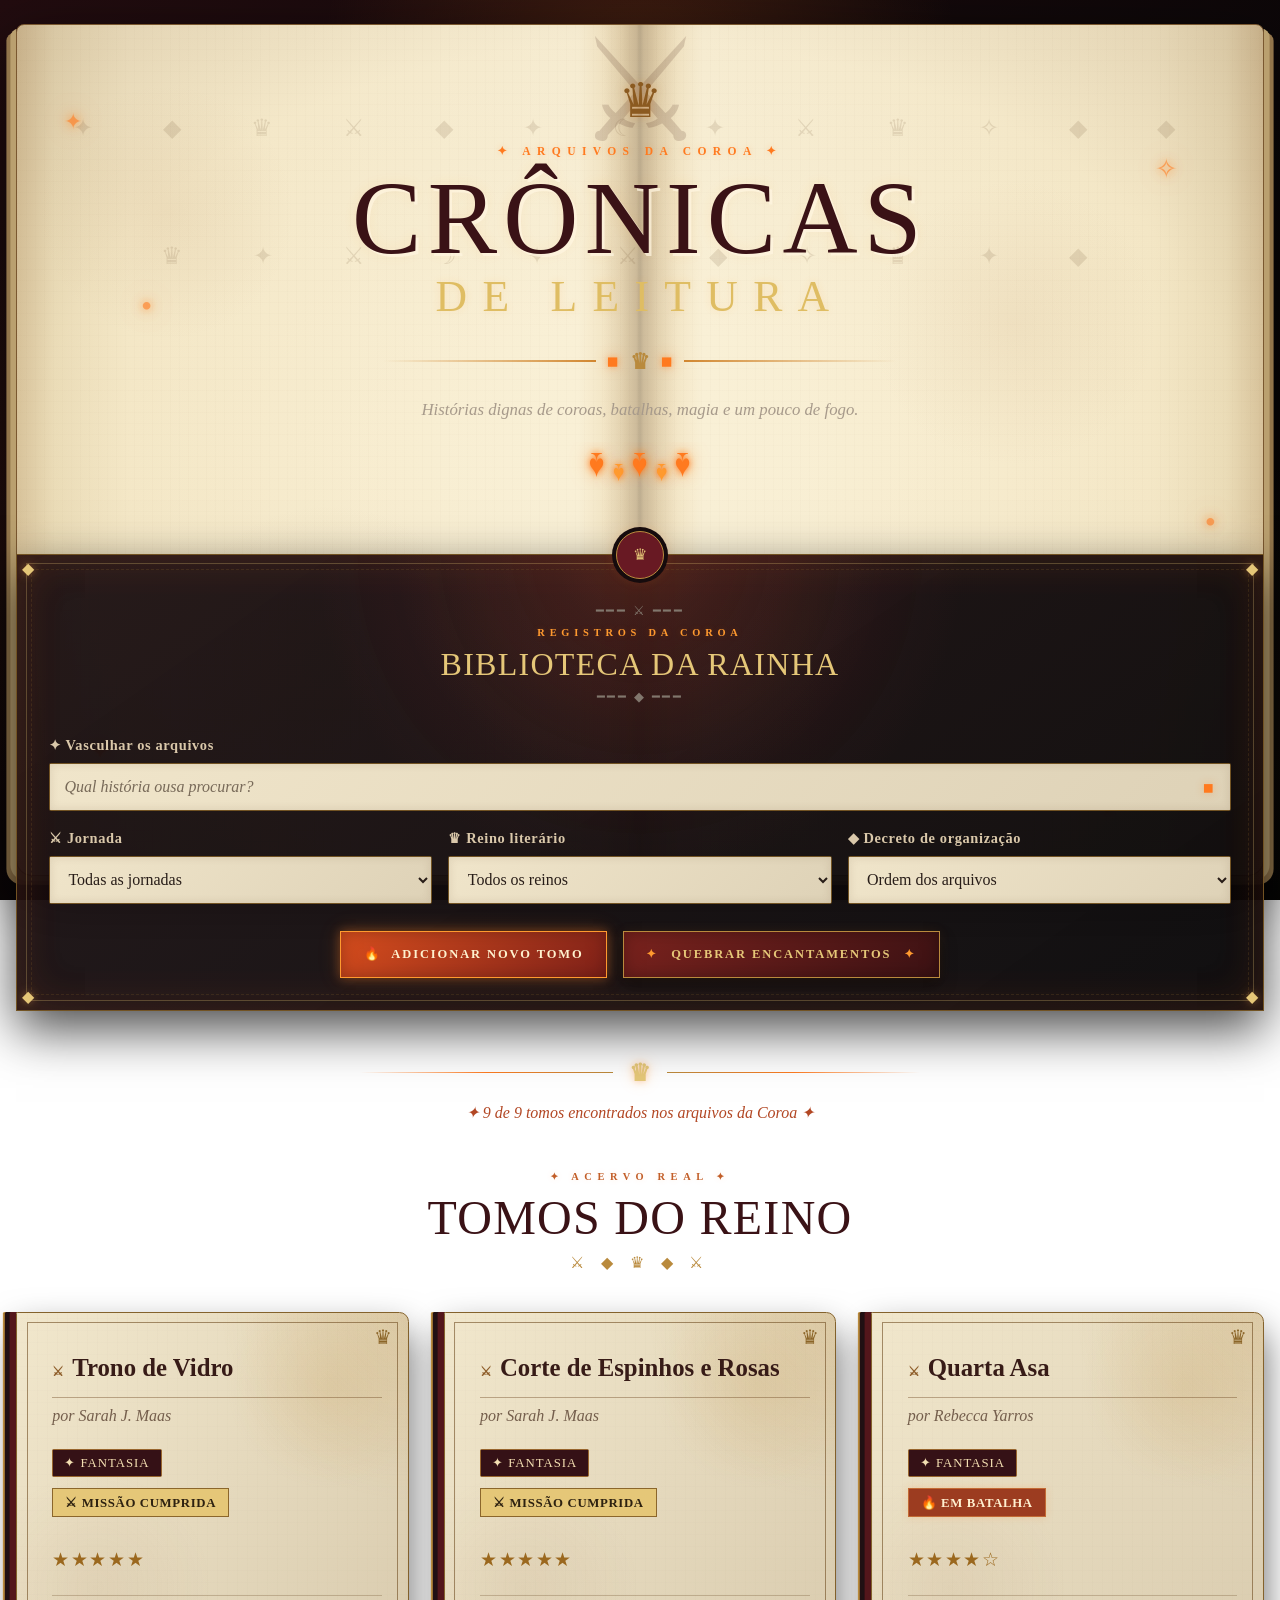
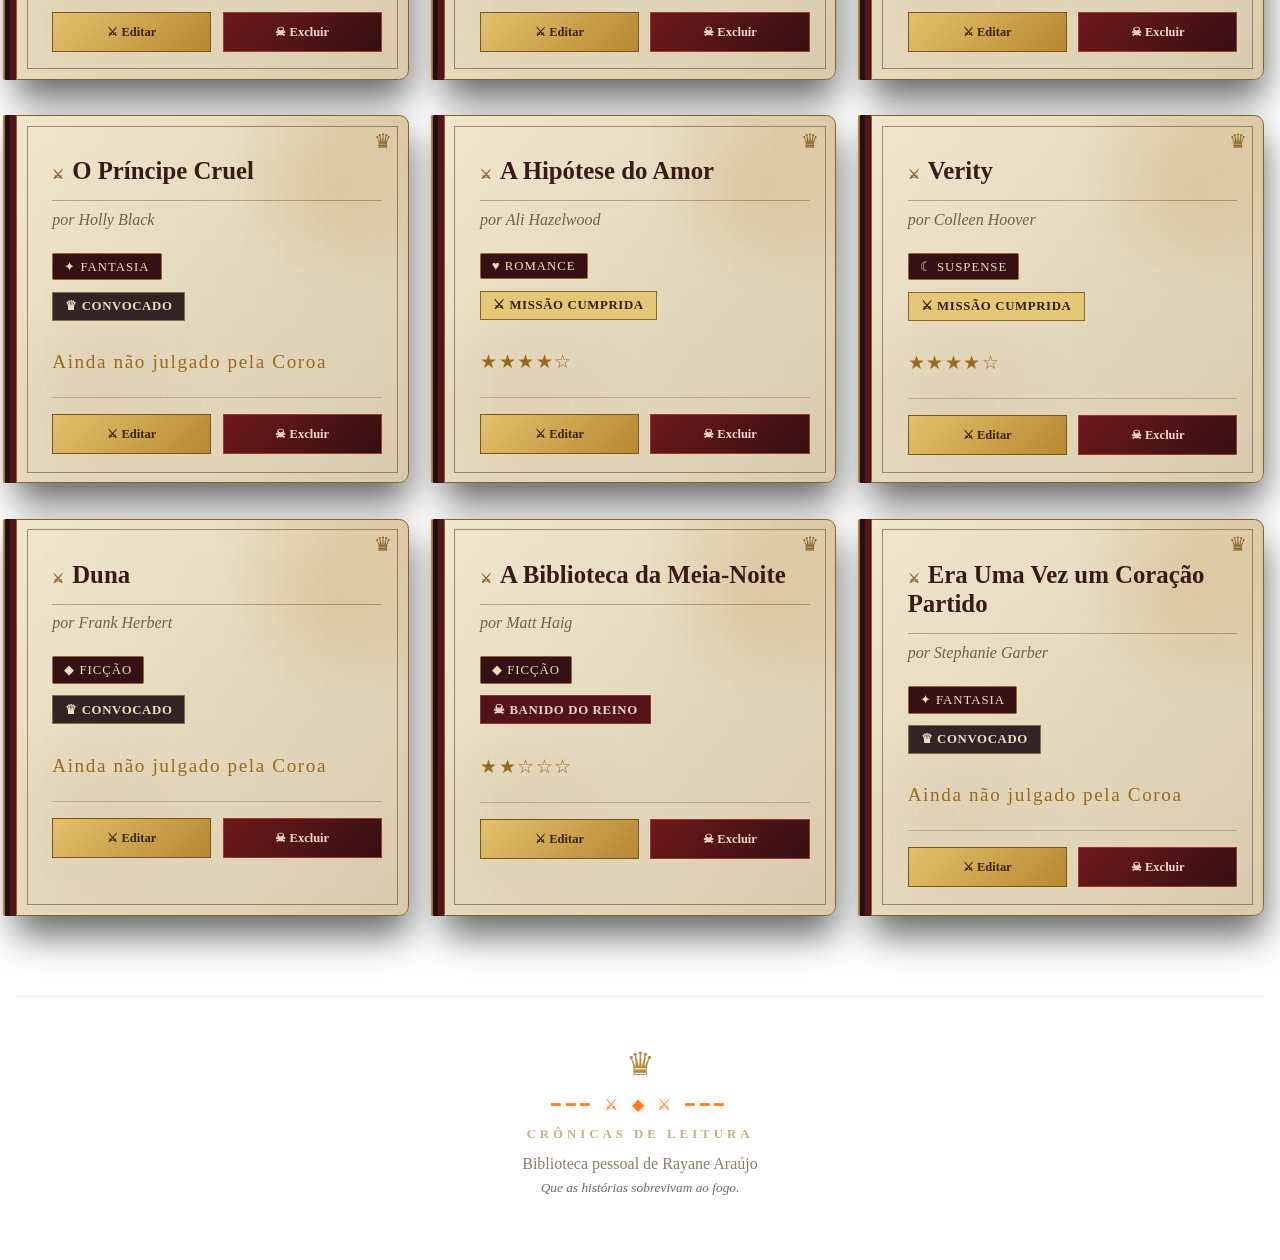
<file: E-Extra/index.html>
<!DOCTYPE html>
<html lang="pt-BR">

<head>
    <meta charset="UTF-8">

    <meta
        name="viewport"
        content="width=device-width, initial-scale=1.0"
    >

    <title>Crônicas de Leitura</title>

    <link
        rel="stylesheet"
        href="./style.css"
    >
</head>

<body>

    <!-- FAÍSCAS -->

    <div class="faiscas" aria-hidden="true">
        <span>✦</span>
        <span>•</span>
        <span>✧</span>
        <span>•</span>
        <span>✦</span>
        <span>•</span>
    </div>


    <!-- CABEÇALHO -->

    <header class="cabecalho">

        <div class="armas" aria-hidden="true">
            ⚔
        </div>

        <div class="coroa" aria-hidden="true">
            ♛
        </div>

        <p class="nome-reino">
            ✦ ARQUIVOS DA COROA ✦
        </p>

        <h1>
            Crônicas

            <span>
                de Leitura
            </span>
        </h1>


        <div class="ornamento-principal">

            <span></span>

            <b>◆</b>

            <strong>♛</strong>

            <b>◆</b>

            <span></span>

        </div>


        <p class="subtitulo">
            Histórias dignas de coroas, batalhas,
            magia e um pouco de fogo.
        </p>


        <div class="chamas" aria-hidden="true">
            <span>♠</span>
            <span>♠</span>
            <span>♠</span>
            <span>♠</span>
            <span>♠</span>
        </div>

    </header>


    <main>

        <!-- PAINEL -->

        <section class="painel">

            <div class="canto superior-esquerdo">
                ◆
            </div>

            <div class="canto superior-direito">
                ◆
            </div>

            <div class="canto inferior-esquerdo">
                ◆
            </div>

            <div class="canto inferior-direito">
                ◆
            </div>


            <div class="selo-painel">
                ♛
            </div>


            <div class="titulo-painel">

                <div class="espada-linha">
                    ━━━ ⚔ ━━━
                </div>

                <p>
                    REGISTROS DA COROA
                </p>

                <h2>
                    Biblioteca da Rainha
                </h2>

                <div class="espada-linha">
                    ━━━ ◆ ━━━
                </div>

            </div>


            <!-- BUSCA -->

            <div class="campo campo-busca">

                <label for="busca">
                    ✦ Vasculhar os arquivos
                </label>


                <div class="input-moldura">

                    <input
                        type="search"
                        id="busca"
                        placeholder="Qual história ousa procurar?"
                    >

                    <span>
                        ◆
                    </span>

                </div>

            </div>


            <!-- FILTROS -->

            <div class="grupo-filtros">

                <div class="campo">

                    <label for="status">
                        ⚔ Jornada
                    </label>

                    <select id="status">

                        <option value="todos">
                            Todas as jornadas
                        </option>

                        <option value="quero-ler">
                            Convocado para leitura
                        </option>

                        <option value="lendo">
                            Em batalha
                        </option>

                        <option value="lido">
                            Missão cumprida
                        </option>

                        <option value="abandonado">
                            Banido do reino
                        </option>

                    </select>

                </div>


                <div class="campo">

                    <label for="genero">
                        ♛ Reino literário
                    </label>

                    <select id="genero">

                        <option value="todos">
                            Todos os reinos
                        </option>

                        <option value="fantasia">
                            Fantasia
                        </option>

                        <option value="romance">
                            Romance
                        </option>

                        <option value="suspense">
                            Suspense
                        </option>

                        <option value="ficcao">
                            Ficção
                        </option>

                    </select>

                </div>


                <div class="campo">

                    <label for="ordenacao">
                        ◆ Decreto de organização
                    </label>

                    <select id="ordenacao">

                        <option value="padrao">
                            Ordem dos arquivos
                        </option>

                        <option value="melhor-nota">
                            Favoritos da Coroa
                        </option>

                        <option value="menor-nota">
                            Menores avaliações
                        </option>

                        <option value="titulo">
                            Ordem alfabética
                        </option>

                    </select>

                </div>

            </div>


            <!-- BOTÕES DO PAINEL -->

            <div class="botoes-painel">

                <button
                    type="button"
                    id="adicionar"
                >
                    <span>🔥</span>

                    ADICIONAR NOVO TOMO
                </button>


                <button
                    type="button"
                    id="limpar"
                >
                    <span>✦</span>

                    QUEBRAR ENCANTAMENTOS

                    <span>✦</span>
                </button>

            </div>

        </section>


        <!-- FORMULÁRIO -->

        <section
            id="area-formulario"
            class="area-formulario escondido"
        >

            <div class="pergaminho-formulario">

                <div class="simbolo-formulario">
                    ♛
                </div>


                <p class="formulario-legenda">
                    ✦ DECRETO DOS ARQUIVOS ✦
                </p>


                <h2 id="titulo-formulario">
                    Registrar Novo Tomo
                </h2>


                <p class="descricao-formulario">
                    Registre uma nova história nos arquivos da Coroa.
                </p>


                <form id="formulario-livro">

                    <input
                        type="hidden"
                        id="livro-id"
                    >


                    <div class="campo-formulario">

                        <label for="titulo-livro">
                            ⚔ Título do tomo
                        </label>

                        <input
                            type="text"
                            id="titulo-livro"
                            placeholder="Digite o título"
                            required
                        >

                    </div>


                    <div class="campo-formulario">

                        <label for="autor-livro">
                            ♛ Autor
                        </label>

                        <input
                            type="text"
                            id="autor-livro"
                            placeholder="Digite o autor"
                            required
                        >

                    </div>


                    <div class="campos-formulario-linha">

                        <div class="campo-formulario">

                            <label for="genero-livro">
                                ◆ Reino literário
                            </label>

                            <select
                                id="genero-livro"
                                required
                            >

                                <option value="fantasia">
                                    Fantasia
                                </option>

                                <option value="romance">
                                    Romance
                                </option>

                                <option value="suspense">
                                    Suspense
                                </option>

                                <option value="ficcao">
                                    Ficção
                                </option>

                            </select>

                        </div>


                        <div class="campo-formulario">

                            <label for="status-livro">
                                ⚔ Jornada
                            </label>

                            <select
                                id="status-livro"
                                required
                            >

                                <option value="quero-ler">
                                    Convocado para leitura
                                </option>

                                <option value="lendo">
                                    Em batalha
                                </option>

                                <option value="lido">
                                    Missão cumprida
                                </option>

                                <option value="abandonado">
                                    Banido do reino
                                </option>

                            </select>

                        </div>


                        <div class="campo-formulario">

                            <label for="nota-livro">
                                ★ Julgamento da Coroa
                            </label>

                            <select
                                id="nota-livro"
                                required
                            >

                                <option value="0">
                                    Sem avaliação
                                </option>

                                <option value="1">
                                    ★
                                </option>

                                <option value="2">
                                    ★★
                                </option>

                                <option value="3">
                                    ★★★
                                </option>

                                <option value="4">
                                    ★★★★
                                </option>

                                <option value="5">
                                    ★★★★★
                                </option>

                            </select>

                        </div>

                    </div>


                    <div class="botoes-formulario">

                        <button
                            type="submit"
                            id="salvar-livro"
                        >
                            ♛ SELAR REGISTRO
                        </button>


                        <button
                            type="button"
                            id="cancelar"
                        >
                            ✕ CANCELAR
                        </button>

                    </div>

                </form>

            </div>

        </section>


        <!-- DIVISÓRIA -->

        <div class="divisoria-fogo">

            <span></span>

            <b>♛</b>

            <span></span>

        </div>


        <!-- MENSAGEM -->

        <div
            id="mensagem"
            role="status"
            aria-live="polite"
        >
            As portas do reino estão se abrindo...
        </div>


        <!-- BIBLIOTECA -->

        <section class="area-biblioteca">

            <div class="titulo-estante">

                <p>
                    ✦ ACERVO REAL ✦
                </p>

                <h2>
                    Tomos do Reino
                </h2>

                <div class="mini-ornamento">
                    ⚔ ◆ ♛ ◆ ⚔
                </div>

            </div>


            <section
                id="biblioteca"
                class="biblioteca"
                aria-label="Livros da biblioteca"
            >
            </section>

        </section>

    </main>


    <!-- RODAPÉ -->

    <footer>

        <div class="footer-coroa">
            ♛
        </div>

        <div class="footer-linha">
            ━━━ ⚔ ◆ ⚔ ━━━
        </div>

        <strong>
            CRÔNICAS DE LEITURA
        </strong>

        <p>
            Biblioteca pessoal de Rayane Araújo
        </p>

        <small>
            Que as histórias sobrevivam ao fogo.
        </small>

    </footer>


    <script
        type="module"
        src="./js/main.js"
    ></script>

</body>

</html>
</file>
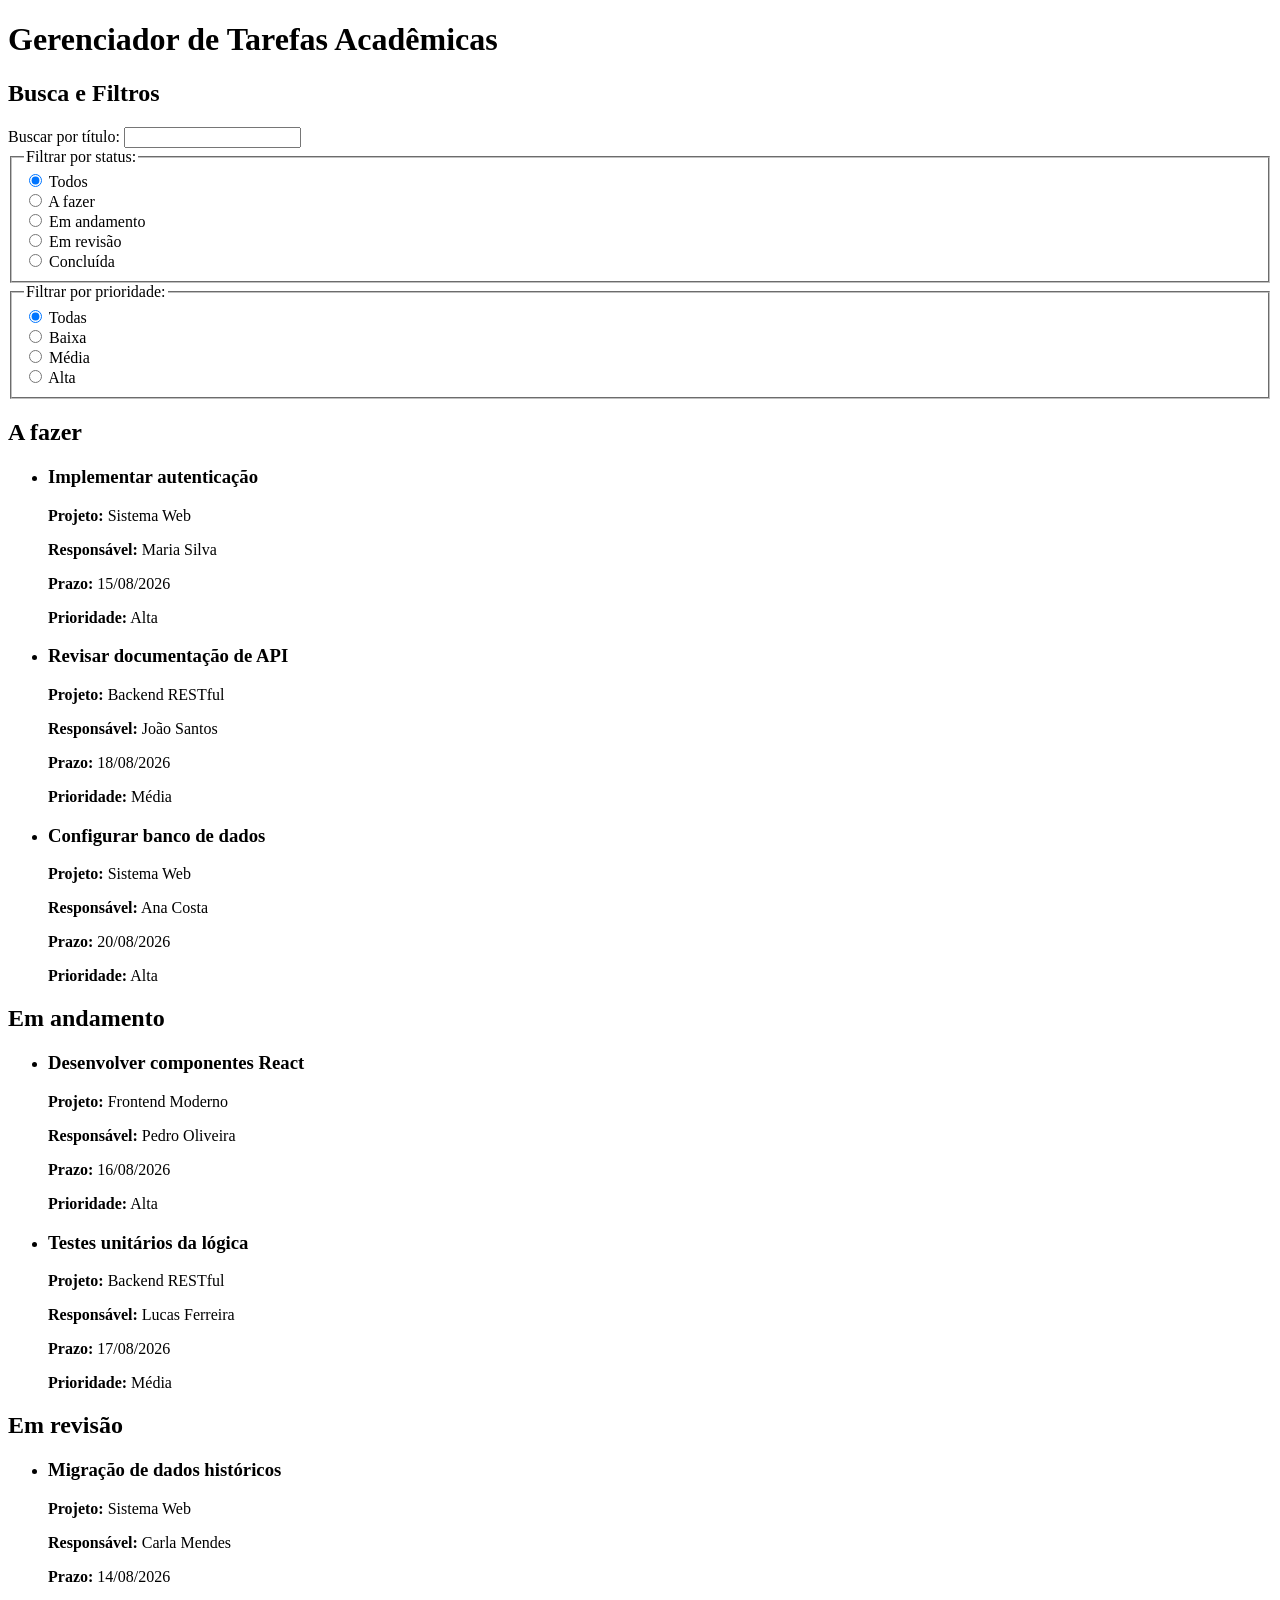
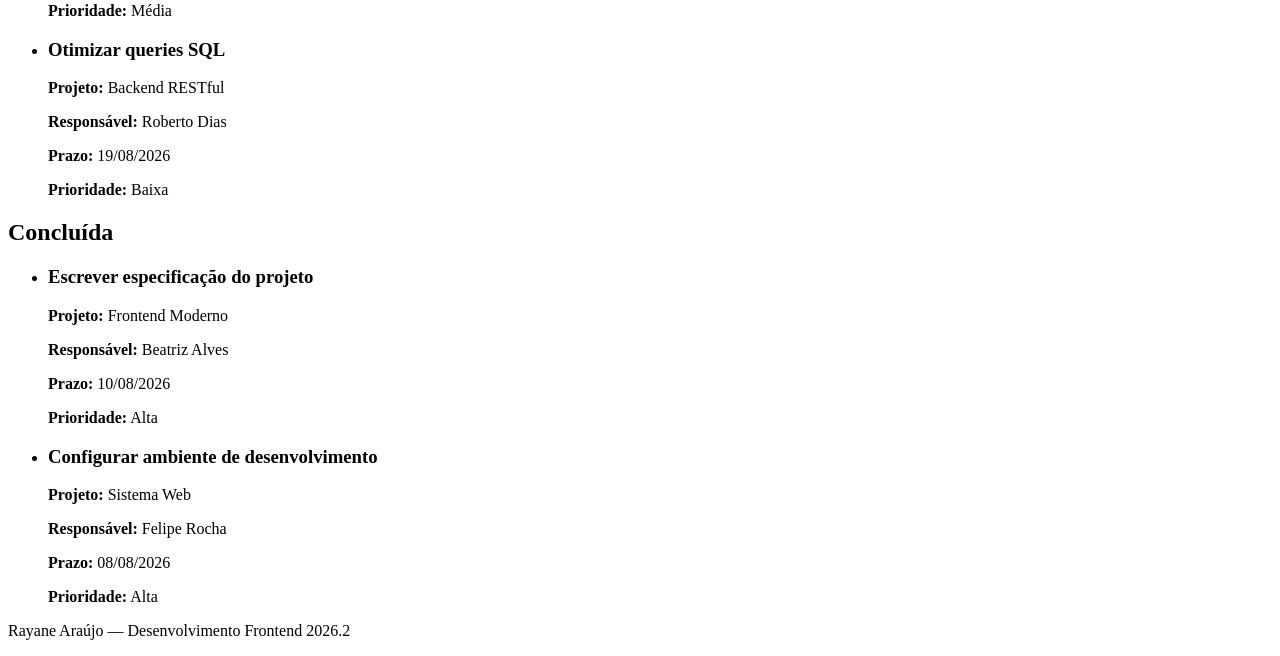
<file: E1/index.html>
<!DOCTYPE html>
<html lang="pt-BR">
<head>
    <meta charset="UTF-8">
    <meta name="viewport" content="width=device-width, initial-scale=1.0">
    <title>Gerenciador de Tarefas Acadêmicas</title>
</head>
<body>
    <header>
        <h1>Gerenciador de Tarefas Acadêmicas</h1>
    </header>

    <main>
        <section aria-labelledby="filtros-titulo">
            <h2 id="filtros-titulo">Busca e Filtros</h2>
            
            <form>
                <div>
                    <label for="busca-tarefa">Buscar por título:</label>
                    <input type="text" id="busca-tarefa" name="busca-tarefa">
                </div>

                <fieldset>
                    <legend>Filtrar por status:</legend>
                    <div>
                        <input type="radio" id="status-todos" name="status" value="todos" checked>
                        <label for="status-todos">Todos</label>
                    </div>
                    <div>
                        <input type="radio" id="status-fazer" name="status" value="fazer">
                        <label for="status-fazer">A fazer</label>
                    </div>
                    <div>
                        <input type="radio" id="status-andamento" name="status" value="andamento">
                        <label for="status-andamento">Em andamento</label>
                    </div>
                    <div>
                        <input type="radio" id="status-revisao" name="status" value="revisao">
                        <label for="status-revisao">Em revisão</label>
                    </div>
                    <div>
                        <input type="radio" id="status-concluida" name="status" value="concluida">
                        <label for="status-concluida">Concluída</label>
                    </div>
                </fieldset>

                <fieldset>
                    <legend>Filtrar por prioridade:</legend>
                    <div>
                        <input type="radio" id="prioridade-todas" name="prioridade" value="todas" checked>
                        <label for="prioridade-todas">Todas</label>
                    </div>
                    <div>
                        <input type="radio" id="prioridade-baixa" name="prioridade" value="baixa">
                        <label for="prioridade-baixa">Baixa</label>
                    </div>
                    <div>
                        <input type="radio" id="prioridade-media" name="prioridade" value="media">
                        <label for="prioridade-media">Média</label>
                    </div>
                    <div>
                        <input type="radio" id="prioridade-alta" name="prioridade" value="alta">
                        <label for="prioridade-alta">Alta</label>
                    </div>
                </fieldset>
            </form>
        </section>

        <section aria-labelledby="status-fazer-titulo">
            <h2 id="status-fazer-titulo">A fazer</h2>
            <ul>
                <li>
                    <article>
                        <h3>Implementar autenticação</h3>
                        <p><strong>Projeto:</strong> Sistema Web</p>
                        <p><strong>Responsável:</strong> Maria Silva</p>
                        <p><strong>Prazo:</strong> 15/08/2026</p>
                        <p><strong>Prioridade:</strong> Alta</p>
                    </article>
                </li>
                <li>
                    <article>
                        <h3>Revisar documentação de API</h3>
                        <p><strong>Projeto:</strong> Backend RESTful</p>
                        <p><strong>Responsável:</strong> João Santos</p>
                        <p><strong>Prazo:</strong> 18/08/2026</p>
                        <p><strong>Prioridade:</strong> Média</p>
                    </article>
                </li>
                <li>
                    <article>
                        <h3>Configurar banco de dados</h3>
                        <p><strong>Projeto:</strong> Sistema Web</p>
                        <p><strong>Responsável:</strong> Ana Costa</p>
                        <p><strong>Prazo:</strong> 20/08/2026</p>
                        <p><strong>Prioridade:</strong> Alta</p>
                    </article>
                </li>
            </ul>
        </section>

        <section aria-labelledby="status-andamento-titulo">
            <h2 id="status-andamento-titulo">Em andamento</h2>
            <ul>
                <li>
                    <article>
                        <h3>Desenvolver componentes React</h3>
                        <p><strong>Projeto:</strong> Frontend Moderno</p>
                        <p><strong>Responsável:</strong> Pedro Oliveira</p>
                        <p><strong>Prazo:</strong> 16/08/2026</p>
                        <p><strong>Prioridade:</strong> Alta</p>
                    </article>
                </li>
                <li>
                    <article>
                        <h3>Testes unitários da lógica</h3>
                        <p><strong>Projeto:</strong> Backend RESTful</p>
                        <p><strong>Responsável:</strong> Lucas Ferreira</p>
                        <p><strong>Prazo:</strong> 17/08/2026</p>
                        <p><strong>Prioridade:</strong> Média</p>
                    </article>
                </li>
            </ul>
        </section>

        <section aria-labelledby="status-revisao-titulo">
            <h2 id="status-revisao-titulo">Em revisão</h2>
            <ul>
                <li>
                    <article>
                        <h3>Migração de dados históricos</h3>
                        <p><strong>Projeto:</strong> Sistema Web</p>
                        <p><strong>Responsável:</strong> Carla Mendes</p>
                        <p><strong>Prazo:</strong> 14/08/2026</p>
                        <p><strong>Prioridade:</strong> Média</p>
                    </article>
                </li>
                <li>
                    <article>
                        <h3>Otimizar queries SQL</h3>
                        <p><strong>Projeto:</strong> Backend RESTful</p>
                        <p><strong>Responsável:</strong> Roberto Dias</p>
                        <p><strong>Prazo:</strong> 19/08/2026</p>
                        <p><strong>Prioridade:</strong> Baixa</p>
                    </article>
                </li>
            </ul>
        </section>

        <section aria-labelledby="status-concluida-titulo">
            <h2 id="status-concluida-titulo">Concluída</h2>
            <ul>
                <li>
                    <article>
                        <h3>Escrever especificação do projeto</h3>
                        <p><strong>Projeto:</strong> Frontend Moderno</p>
                        <p><strong>Responsável:</strong> Beatriz Alves</p>
                        <p><strong>Prazo:</strong> 10/08/2026</p>
                        <p><strong>Prioridade:</strong> Alta</p>
                    </article>
                </li>
                <li>
                    <article>
                        <h3>Configurar ambiente de desenvolvimento</h3>
                        <p><strong>Projeto:</strong> Sistema Web</p>
                        <p><strong>Responsável:</strong> Felipe Rocha</p>
                        <p><strong>Prazo:</strong> 08/08/2026</p>
                        <p><strong>Prioridade:</strong> Alta</p>
                    </article>
                </li>
            </ul>
        </section>
    </main>

    <footer>
        <p>Rayane Araújo — Desenvolvimento Frontend 2026.2</p>
    </footer>
</body>
</html>
</file>
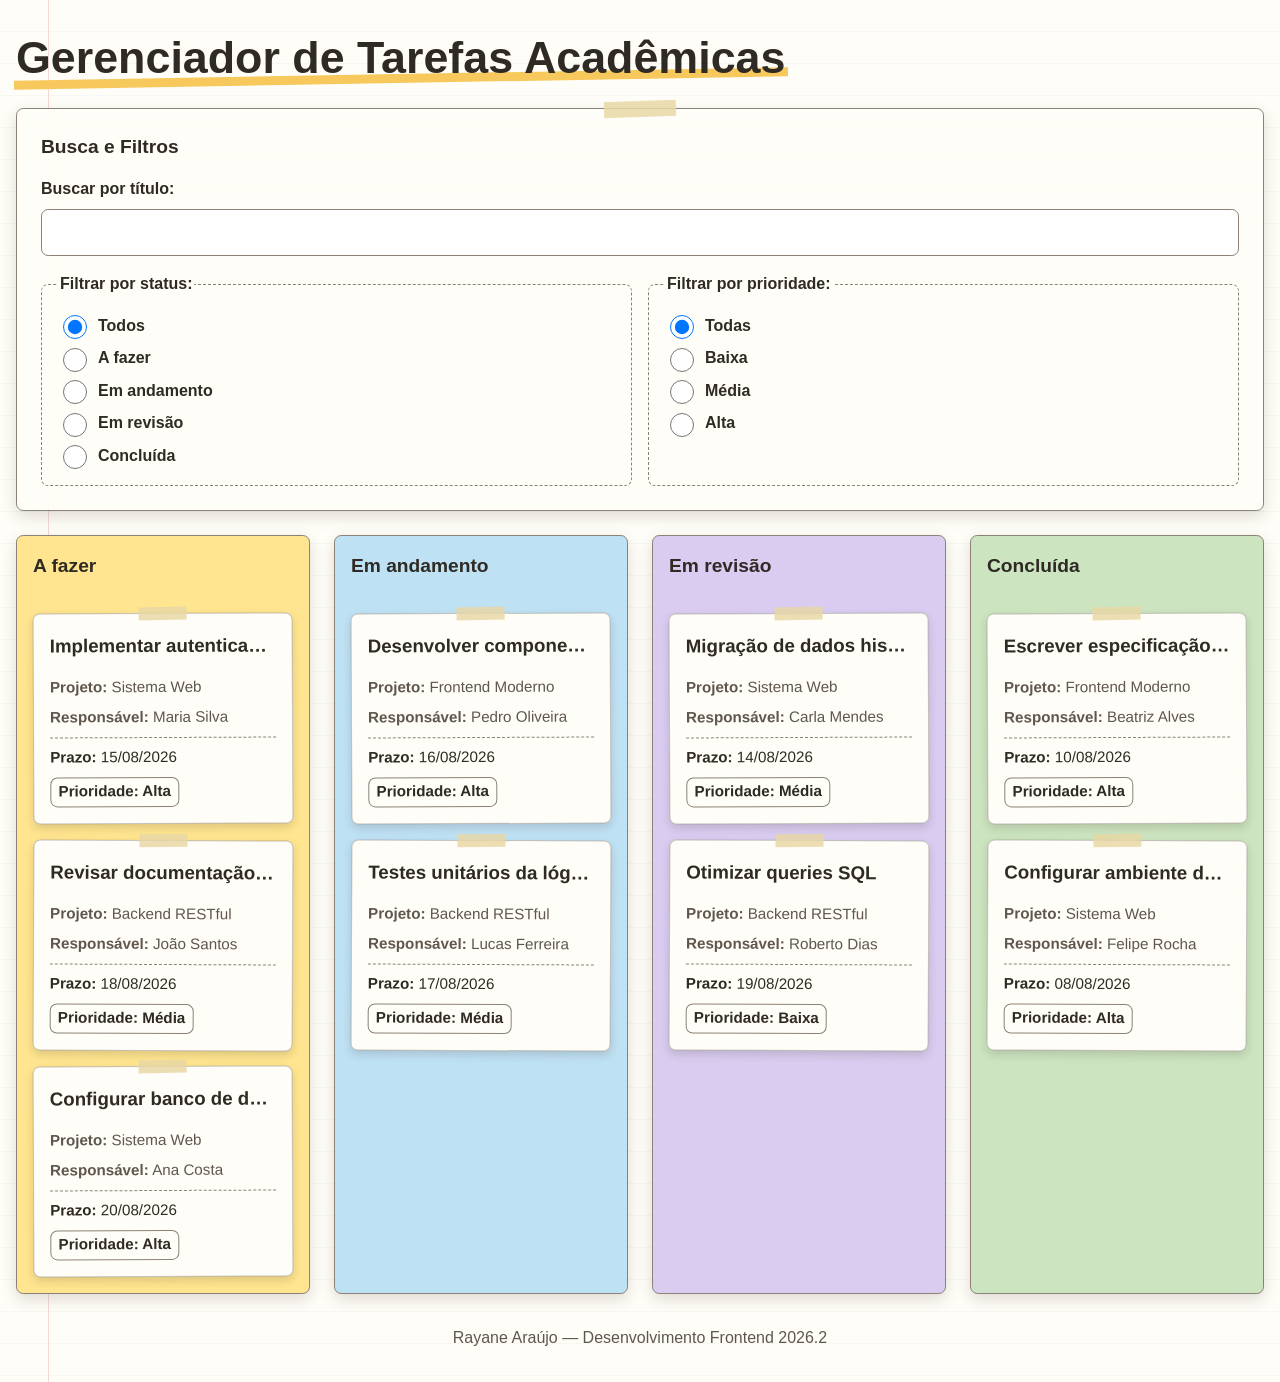
<file: E2/index.html>
<!DOCTYPE html>
<html lang="pt-BR">
<head>
    <meta charset="UTF-8">
    <meta name="viewport" content="width=device-width, initial-scale=1.0">
    <title>Gerenciador de Tarefas Acadêmicas</title>
    <link rel="stylesheet" href="styles.css">
</head>
<body>
    <header>
        <h1>Gerenciador de Tarefas Acadêmicas</h1>
    </header>

    <main>
        <section aria-labelledby="filtros-titulo">
            <h2 id="filtros-titulo">Busca e Filtros</h2>
            
            <form>
                <div>
                    <label for="busca-tarefa">Buscar por título:</label>
                    <input type="text" id="busca-tarefa" name="busca-tarefa">
                </div>

                <fieldset>
                    <legend>Filtrar por status:</legend>
                    <div>
                        <input type="radio" id="status-todos" name="status" value="todos" checked>
                        <label for="status-todos">Todos</label>
                    </div>
                    <div>
                        <input type="radio" id="status-fazer" name="status" value="fazer">
                        <label for="status-fazer">A fazer</label>
                    </div>
                    <div>
                        <input type="radio" id="status-andamento" name="status" value="andamento">
                        <label for="status-andamento">Em andamento</label>
                    </div>
                    <div>
                        <input type="radio" id="status-revisao" name="status" value="revisao">
                        <label for="status-revisao">Em revisão</label>
                    </div>
                    <div>
                        <input type="radio" id="status-concluida" name="status" value="concluida">
                        <label for="status-concluida">Concluída</label>
                    </div>
                </fieldset>

                <fieldset>
                    <legend>Filtrar por prioridade:</legend>
                    <div>
                        <input type="radio" id="prioridade-todas" name="prioridade" value="todas" checked>
                        <label for="prioridade-todas">Todas</label>
                    </div>
                    <div>
                        <input type="radio" id="prioridade-baixa" name="prioridade" value="baixa">
                        <label for="prioridade-baixa">Baixa</label>
                    </div>
                    <div>
                        <input type="radio" id="prioridade-media" name="prioridade" value="media">
                        <label for="prioridade-media">Média</label>
                    </div>
                    <div>
                        <input type="radio" id="prioridade-alta" name="prioridade" value="alta">
                        <label for="prioridade-alta">Alta</label>
                    </div>
                </fieldset>
            </form>
        </section>

        <section aria-labelledby="status-fazer-titulo">
            <h2 id="status-fazer-titulo">A fazer</h2>
            <ul>
                <li>
                    <article>
                        <h3>Implementar autenticação</h3>
                        <p><strong>Projeto:</strong> Sistema Web</p>
                        <p><strong>Responsável:</strong> Maria Silva</p>
                        <p><strong>Prazo:</strong> 15/08/2026</p>
                        <p><strong>Prioridade:</strong> Alta</p>
                    </article>
                </li>
                <li>
                    <article>
                        <h3>Revisar documentação de API</h3>
                        <p><strong>Projeto:</strong> Backend RESTful</p>
                        <p><strong>Responsável:</strong> João Santos</p>
                        <p><strong>Prazo:</strong> 18/08/2026</p>
                        <p><strong>Prioridade:</strong> Média</p>
                    </article>
                </li>
                <li>
                    <article>
                        <h3>Configurar banco de dados</h3>
                        <p><strong>Projeto:</strong> Sistema Web</p>
                        <p><strong>Responsável:</strong> Ana Costa</p>
                        <p><strong>Prazo:</strong> 20/08/2026</p>
                        <p><strong>Prioridade:</strong> Alta</p>
                    </article>
                </li>
            </ul>
        </section>

        <section aria-labelledby="status-andamento-titulo">
            <h2 id="status-andamento-titulo">Em andamento</h2>
            <ul>
                <li>
                    <article>
                        <h3>Desenvolver componentes React</h3>
                        <p><strong>Projeto:</strong> Frontend Moderno</p>
                        <p><strong>Responsável:</strong> Pedro Oliveira</p>
                        <p><strong>Prazo:</strong> 16/08/2026</p>
                        <p><strong>Prioridade:</strong> Alta</p>
                    </article>
                </li>
                <li>
                    <article>
                        <h3>Testes unitários da lógica</h3>
                        <p><strong>Projeto:</strong> Backend RESTful</p>
                        <p><strong>Responsável:</strong> Lucas Ferreira</p>
                        <p><strong>Prazo:</strong> 17/08/2026</p>
                        <p><strong>Prioridade:</strong> Média</p>
                    </article>
                </li>
            </ul>
        </section>

        <section aria-labelledby="status-revisao-titulo">
            <h2 id="status-revisao-titulo">Em revisão</h2>
            <ul>
                <li>
                    <article>
                        <h3>Migração de dados históricos</h3>
                        <p><strong>Projeto:</strong> Sistema Web</p>
                        <p><strong>Responsável:</strong> Carla Mendes</p>
                        <p><strong>Prazo:</strong> 14/08/2026</p>
                        <p><strong>Prioridade:</strong> Média</p>
                    </article>
                </li>
                <li>
                    <article>
                        <h3>Otimizar queries SQL</h3>
                        <p><strong>Projeto:</strong> Backend RESTful</p>
                        <p><strong>Responsável:</strong> Roberto Dias</p>
                        <p><strong>Prazo:</strong> 19/08/2026</p>
                        <p><strong>Prioridade:</strong> Baixa</p>
                    </article>
                </li>
            </ul>
        </section>

        <section aria-labelledby="status-concluida-titulo">
            <h2 id="status-concluida-titulo">Concluída</h2>
            <ul>
                <li>
                    <article>
                        <h3>Escrever especificação do projeto</h3>
                        <p><strong>Projeto:</strong> Frontend Moderno</p>
                        <p><strong>Responsável:</strong> Beatriz Alves</p>
                        <p><strong>Prazo:</strong> 10/08/2026</p>
                        <p><strong>Prioridade:</strong> Alta</p>
                    </article>
                </li>
                <li>
                    <article>
                        <h3>Configurar ambiente de desenvolvimento</h3>
                        <p><strong>Projeto:</strong> Sistema Web</p>
                        <p><strong>Responsável:</strong> Felipe Rocha</p>
                        <p><strong>Prazo:</strong> 08/08/2026</p>
                        <p><strong>Prioridade:</strong> Alta</p>
                    </article>
                </li>
            </ul>
        </section>
    </main>

    <footer>
        <p>Rayane Araújo — Desenvolvimento Frontend 2026.2</p>
    </footer>
</body>
</html>
</file>
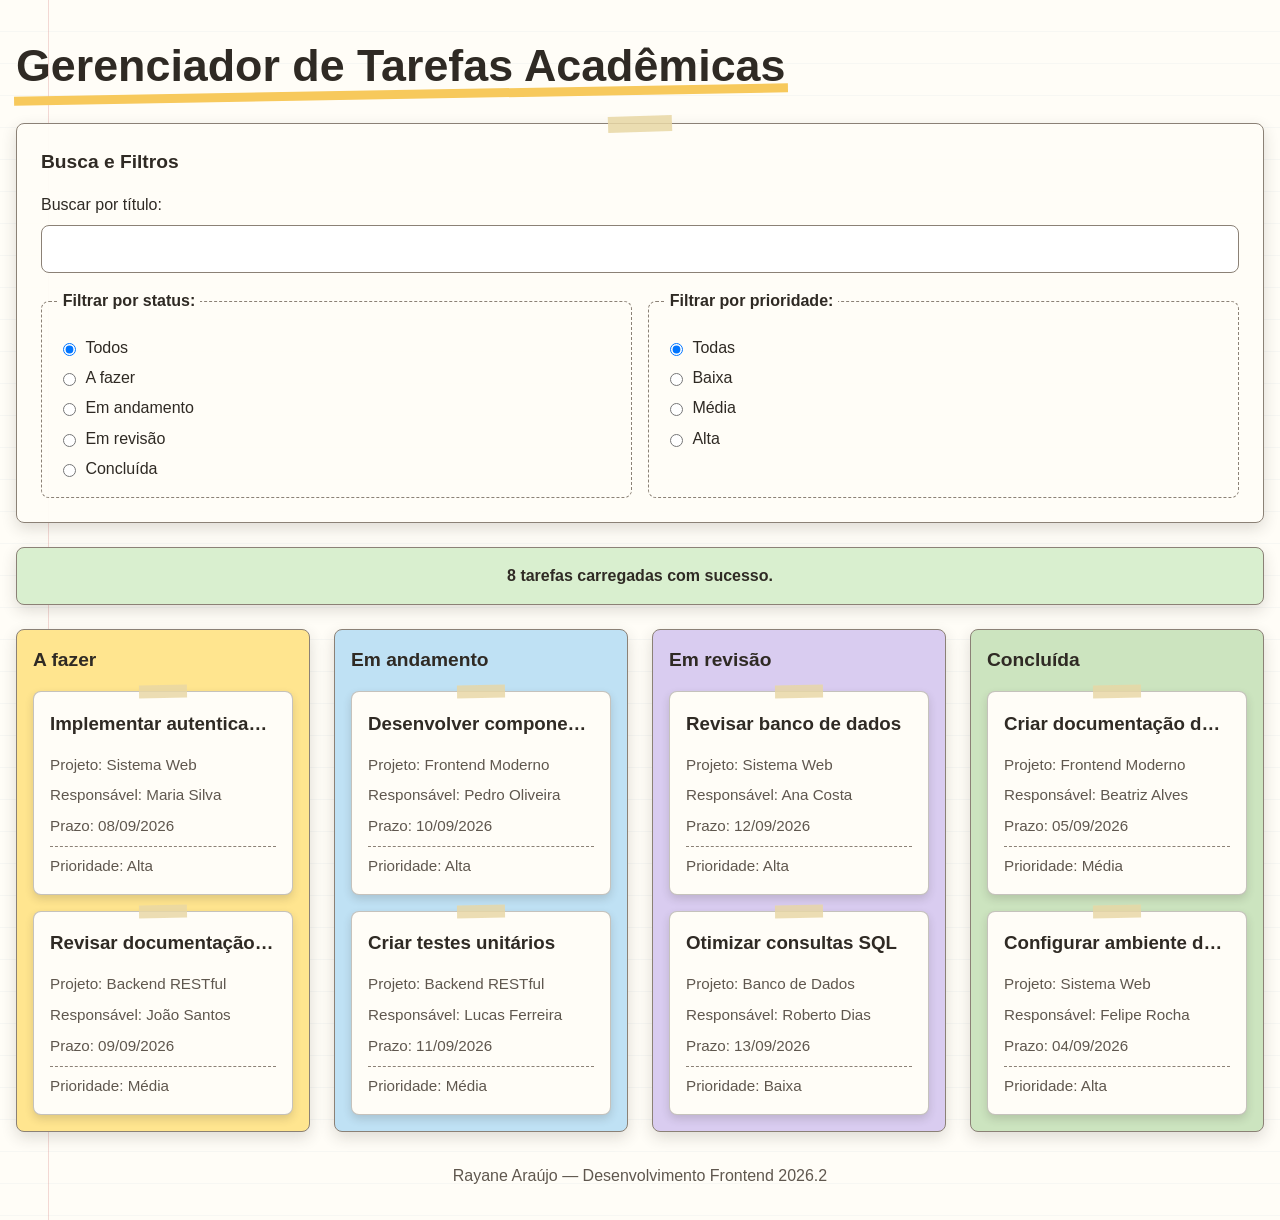
<file: E3/index.html>
<!DOCTYPE html>
<html lang="pt-BR">

<head>
    <meta charset="UTF-8">

    <meta
        name="viewport"
        content="width=device-width, initial-scale=1.0"
    >

    <title>
        Gerenciador de Tarefas Acadêmicas
    </title>

    <link
        rel="stylesheet"
        href="styles.css"
    >
</head>

<body>

    <header>
        <h1>
            Gerenciador de Tarefas Acadêmicas
        </h1>
    </header>


    <main>

        <section
            class="filtros"
            aria-labelledby="filtros-titulo"
        >

            <h2 id="filtros-titulo">
                Busca e Filtros
            </h2>


            <form>

                <div class="campo-busca">

                    <label for="busca-tarefa">
                        Buscar por título:
                    </label>

                    <input
                        type="text"
                        id="busca-tarefa"
                        name="busca-tarefa"
                    >

                </div>


                <fieldset>

                    <legend>
                        Filtrar por status:
                    </legend>


                    <div>
                        <input
                            type="radio"
                            id="status-todos"
                            name="status"
                            value="todos"
                            checked
                        >

                        <label for="status-todos">
                            Todos
                        </label>
                    </div>


                    <div>
                        <input
                            type="radio"
                            id="status-fazer"
                            name="status"
                            value="fazer"
                        >

                        <label for="status-fazer">
                            A fazer
                        </label>
                    </div>


                    <div>
                        <input
                            type="radio"
                            id="status-andamento"
                            name="status"
                            value="andamento"
                        >

                        <label for="status-andamento">
                            Em andamento
                        </label>
                    </div>


                    <div>
                        <input
                            type="radio"
                            id="status-revisao"
                            name="status"
                            value="revisao"
                        >

                        <label for="status-revisao">
                            Em revisão
                        </label>
                    </div>


                    <div>
                        <input
                            type="radio"
                            id="status-concluida"
                            name="status"
                            value="concluida"
                        >

                        <label for="status-concluida">
                            Concluída
                        </label>
                    </div>

                </fieldset>


                <fieldset>

                    <legend>
                        Filtrar por prioridade:
                    </legend>


                    <div>
                        <input
                            type="radio"
                            id="prioridade-todas"
                            name="prioridade"
                            value="todas"
                            checked
                        >

                        <label for="prioridade-todas">
                            Todas
                        </label>
                    </div>


                    <div>
                        <input
                            type="radio"
                            id="prioridade-baixa"
                            name="prioridade"
                            value="baixa"
                        >

                        <label for="prioridade-baixa">
                            Baixa
                        </label>
                    </div>


                    <div>
                        <input
                            type="radio"
                            id="prioridade-media"
                            name="prioridade"
                            value="media"
                        >

                        <label for="prioridade-media">
                            Média
                        </label>
                    </div>


                    <div>
                        <input
                            type="radio"
                            id="prioridade-alta"
                            name="prioridade"
                            value="alta"
                        >

                        <label for="prioridade-alta">
                            Alta
                        </label>
                    </div>

                </fieldset>

            </form>

        </section>


        <div
            id="status-interface"
            role="status"
            aria-live="polite"
        ></div>


        <section
            class="coluna"
            data-status="fazer"
            aria-labelledby="titulo-fazer"
        >

            <h2 id="titulo-fazer">
                A fazer
            </h2>

            <ul></ul>

        </section>


        <section
            class="coluna"
            data-status="andamento"
            aria-labelledby="titulo-andamento"
        >

            <h2 id="titulo-andamento">
                Em andamento
            </h2>

            <ul></ul>

        </section>


        <section
            class="coluna"
            data-status="revisao"
            aria-labelledby="titulo-revisao"
        >

            <h2 id="titulo-revisao">
                Em revisão
            </h2>

            <ul></ul>

        </section>


        <section
            class="coluna"
            data-status="concluida"
            aria-labelledby="titulo-concluida"
        >

            <h2 id="titulo-concluida">
                Concluída
            </h2>

            <ul></ul>

        </section>

    </main>


    <footer>

        <p>
            Rayane Araújo — Desenvolvimento Frontend 2026.2
        </p>

    </footer>


    <script
        type="module"
        src="./js/main.js"
    ></script>

</body>

</html>
</file>
<file: E-Extra/style.css>
/* ==================================================
   CRÔNICAS DE LEITURA
   COROA • FOGO • MAGIA • LIVRO ANTIGO
   com textura de papel + neon laranja
================================================== */

:root {
    --preto: #080607;
    --preto-claro: #151013;

    --vinho: #3b1015;
    --vinho-forte: #681923;

    --vermelho: #a62d22;
    --fogo: #e05a24;
    --fogo-neon: #ff7a1f;
    --brasa: #ff9a2f;
    --laranja-glow: #ff8a2a;

    --ouro-escuro: #725323;
    --ouro: #b98a3d;
    --ouro-claro: #e5c778;

    --prata: #aeb7bb;

    --papel: #ded2b7;
    --papel-claro: #f0e5ca;
    --papel-escuro: #d4c097;

    --texto: #281d18;
    --texto-claro: #eee5d3;
    --texto-suave: #8e7d6c;

    --sombra:
        0 1rem 3rem
        rgba(0, 0, 0, 0.65);
}


/* ==================================================
   GERAL
================================================== */

*,
*::before,
*::after {
    box-sizing: border-box;
}


html {
    scroll-behavior: smooth;
}


/* ==================================================
   FUNDO - LIVRO ABERTO
================================================== */

body {
    margin: 0;

    min-height: 100vh;

    overflow-x: hidden;

    color: var(--texto);

    font-family:
        Georgia,
        "Times New Roman",
        serif;

    background:
        radial-gradient(
            circle at 50% 8%,
            rgba(255, 122, 31, 0.18),
            transparent 20rem
        ),
        radial-gradient(
            circle at 15% 60%,
            rgba(224, 90, 36, 0.10),
            transparent 22rem
        ),
        radial-gradient(
            circle at 90% 80%,
            rgba(185, 138, 61, 0.08),
            transparent 18rem
        ),
        linear-gradient(
            145deg,
            #220c0f,
            #0b0708 55%,
            #030303
        );

    background-attachment: fixed;
}


/* Livro aberto com textura */

body::before {
    content: "";

    position: fixed;

    z-index: -2;

    top: 1.5rem;
    bottom: 1.5rem;

    left: 50%;

    width: min(calc(100% - 2rem), 92rem);

    transform: translateX(-50%);

    background:
        /* dobra central */
        linear-gradient(
            to right,
            transparent 0%,
            transparent 47%,
            rgba(88, 57, 35, 0.08) 48.5%,
            rgba(60, 37, 23, 0.18) 49.7%,
            rgba(37, 22, 15, 0.24) 50%,
            rgba(60, 37, 23, 0.18) 50.3%,
            rgba(88, 57, 35, 0.08) 51.5%,
            transparent 53%,
            transparent 100%
        ),

        /* manchas de papel */
        radial-gradient(
            circle at 12% 22%,
            rgba(167, 121, 76, 0.10) 0,
            rgba(167, 121, 76, 0.05) 4rem,
            transparent 8rem
        ),
        radial-gradient(
            circle at 80% 35%,
            rgba(173, 123, 78, 0.09) 0,
            rgba(173, 123, 78, 0.04) 5rem,
            transparent 9rem
        ),
        radial-gradient(
            circle at 25% 75%,
            rgba(120, 83, 54, 0.08) 0,
            rgba(120, 83, 54, 0.03) 6rem,
            transparent 10rem
        ),
        radial-gradient(
            circle at 70% 78%,
            rgba(140, 96, 61, 0.08) 0,
            rgba(140, 96, 61, 0.03) 5rem,
            transparent 9rem
        ),

        /* textura fina vertical */
        repeating-linear-gradient(
            90deg,
            rgba(120, 90, 60, 0.018) 0,
            rgba(120, 90, 60, 0.018) 1px,
            transparent 1px,
            transparent 9px
        ),

        /* textura fina horizontal */
        repeating-linear-gradient(
            0deg,
            rgba(120, 90, 60, 0.015) 0,
            rgba(120, 90, 60, 0.015) 1px,
            transparent 1px,
            transparent 11px
        ),

        /* brilho envelhecido */
        radial-gradient(
            ellipse at center,
            rgba(255, 244, 214, 0.18) 20%,
            rgba(230, 210, 169, 0.12) 68%,
            rgba(109, 74, 42, 0.16) 100%
        ),

        /* papel base */
        linear-gradient(
            to right,
            #d7c29a 0%,
            #ebddb9 3%,
            #f5e9c9 9%,
            #f8efd6 45%,
            #ead8b2 49%,
            #ead8b2 51%,
            #f8efd6 55%,
            #f5e9c9 91%,
            #ebddb9 97%,
            #d7c29a 100%
        );

    border: 0.08rem solid #7a5830;
    border-radius: 0.5rem 0.5rem 1rem 1rem;

    box-shadow:
        -0.35rem 0.3rem 0 #baa06f,
        0.35rem 0.3rem 0 #baa06f,
        -0.6rem 0.55rem 0 #92754b,
        0.6rem 0.55rem 0 #92754b,
        0 1.5rem 4rem rgba(0, 0, 0, 0.7);
}


/* símbolos impressos na página */

body::after {
    content:
        "✦     ◆     ♛     ⚔     ◆     ✦          "
        "☾     ✦     ⚔     ♛     ✧     ◆          "
        "◆     ♛     ✦     ⚔     ☽     ✦          "
        "⚔     ◆     ✧     ♛     ✦     ◆";

    position: fixed;

    z-index: -1;

    top: 4rem;
    left: 50%;

    width: min(calc(100% - 6rem), 85rem);
    height: calc(100vh - 8rem);

    overflow: hidden;

    transform: translateX(-50%);

    color: rgba(95, 58, 29, 0.13);

    font-size: 1.5rem;
    line-height: 8rem;
    letter-spacing: 2rem;
    text-align: center;

    pointer-events: none;
}


/* ==================================================
   FAÍSCAS
================================================== */

.faiscas span {
    position: fixed;

    z-index: -1;

    color: rgba(255, 122, 31, 0.58);

    text-shadow:
        0 0 0.5rem rgba(255, 122, 31, 0.55),
        0 0 1rem rgba(255, 154, 47, 0.45),
        0 0 1.8rem rgba(255, 122, 31, 0.35);

    pointer-events: none;
}


.faiscas span:nth-child(1) {
    top: 12%;
    left: 5%;
    font-size: 1.4rem;
}

.faiscas span:nth-child(2) {
    top: 32%;
    left: 11%;
    font-size: 2rem;
}

.faiscas span:nth-child(3) {
    top: 17%;
    right: 8%;
    font-size: 1.7rem;
}

.faiscas span:nth-child(4) {
    top: 56%;
    right: 5%;
    font-size: 2rem;
}

.faiscas span:nth-child(5) {
    bottom: 15%;
    left: 7%;
    font-size: 1.5rem;
}

.faiscas span:nth-child(6) {
    bottom: 8%;
    right: 13%;
    font-size: 2rem;
}


/* ==================================================
   CABEÇALHO
================================================== */

.cabecalho {
    position: relative;

    width: min(100% - 2rem, 82rem);

    margin: auto;

    padding: 4.5rem 1rem 4rem;

    text-align: center;
}


/* Espadas decorativas atrás */

.armas {
    position: absolute;

    top: 1.3rem;
    left: 50%;

    color: rgba(80, 40, 28, 0.17);

    font-size: 9rem;

    line-height: 1;

    transform: translateX(-50%);
}


/* Coroa */

.coroa {
    position: relative;
    z-index: 2;

    color: #8b5a20;

    font-size: 3rem;

    text-shadow:
        0 0 0.4rem rgba(255, 122, 31, 0.18),
        0 0 0.8rem rgba(185, 138, 61, 0.22);
}


.nome-reino {
    position: relative;
    z-index: 2;

    margin: 1rem 0;

    color: var(--fogo-neon);

    font-size: 0.72rem;
    font-weight: bold;
    letter-spacing: 0.4rem;

    text-shadow:
        0 0 0.4rem rgba(255, 122, 31, 0.22);
}


/* ==================================================
   TÍTULO
================================================== */

h1 {
    position: relative;
    z-index: 2;

    margin: 0;

    color: #3a1216;

    font-size: clamp(3rem, 9vw, 6.5rem);

    font-weight: normal;
    line-height: 0.85;
    letter-spacing: 0.06em;
    text-transform: uppercase;

    text-shadow:
        0.18rem 0.18rem 0 rgba(255, 245, 225, 0.72),
        0 0 0.8rem rgba(255, 154, 47, 0.10);
}


h1 span {
    display: block;

    margin-top: 1rem;

    color: #dfbd63;

    font-size: 0.42em;

    letter-spacing: 0.35em;

    text-shadow:
        0 0 0.5rem rgba(255, 154, 47, 0.14);
}


/* ==================================================
   ORNAMENTO PRINCIPAL
================================================== */

.ornamento-principal {
    display: flex;

    align-items: center;

    justify-content: center;

    gap: 0.7rem;

    width: min(32rem, 90%);

    margin: 2rem auto 1.3rem;
}


.ornamento-principal > span {
    flex: 1;

    height: 0.08rem;

    background:
        linear-gradient(
            to right,
            transparent,
            #d1862f
        );
}


.ornamento-principal > span:last-child {
    background:
        linear-gradient(
            to left,
            transparent,
            #d1862f
        );
}


.ornamento-principal b {
    color: var(--fogo-neon);

    transform: rotate(45deg);

    text-shadow:
        0 0 0.4rem rgba(255, 122, 31, 0.45),
        0 0 0.9rem rgba(255, 122, 31, 0.30);
}


.ornamento-principal strong {
    color: #b98a3d;

    font-size: 1.4rem;
}


.subtitulo {
    position: relative;
    z-index: 2;

    max-width: 36rem;

    margin: auto;

    color: #a79a8b;

    font-size: 1.05rem;

    font-style: italic;

    line-height: 1.8;
}


/* ==================================================
   CHAMAS DECORATIVAS
================================================== */

.chamas {
    display: flex;

    justify-content: center;

    align-items: end;

    gap: 0.2rem;

    height: 3rem;

    margin-top: 1rem;

    overflow: hidden;
}


.chamas span {
    display: block;

    color: var(--fogo-neon);

    font-size: 2.5rem;

    transform: rotate(180deg) scaleX(0.7);

    text-shadow:
        0 0 0.45rem var(--fogo-neon),
        0 0 1rem rgba(255, 122, 31, 0.45),
        0 0 1.7rem rgba(255, 154, 47, 0.35);
}


.chamas span:nth-child(2),
.chamas span:nth-child(4) {
    color: var(--brasa);

    font-size: 1.8rem;
}


/* ==================================================
   MAIN
================================================== */

main {
    width: min(100% - 2rem, 82rem);

    margin: auto;
}


/* ==================================================
   PAINEL
================================================== */

.painel {
    position: relative;

    padding: 3rem 2rem 2rem;

    background:
        radial-gradient(
            circle at top,
            rgba(255, 122, 31, 0.10),
            transparent 32%
        ),
        radial-gradient(
            circle at top,
            rgba(104, 25, 35, 0.32),
            transparent 42%
        ),
        linear-gradient(
            145deg,
            rgba(27, 15, 17, 0.95),
            rgba(7, 6, 7, 0.96)
        );

    border: 0.1rem solid var(--ouro-escuro);

    box-shadow:
        inset 0 0 3rem rgba(255, 122, 31, 0.07),
        inset 0 0 3rem rgba(158, 47, 37, 0.14),
        0 1.2rem 3rem rgba(0, 0, 0, 0.7);
}


.painel::before {
    content: "";

    position: absolute;

    inset: 0.55rem;

    border: 0.05rem solid rgba(229, 199, 120, 0.28);

    pointer-events: none;
}


.painel::after {
    content: "";

    position: absolute;

    inset: 0.9rem;

    border: 0.05rem dashed rgba(114, 83, 35, 0.28);

    pointer-events: none;
}


/* ==================================================
   CANTOS
================================================== */

.canto {
    position: absolute;

    z-index: 4;

    color: var(--ouro-claro);

    font-size: 1rem;

    text-shadow:
        0 0 0.4rem rgba(255, 122, 31, 0.18),
        0 0 0.7rem rgba(229, 199, 120, 0.3);
}


.superior-esquerdo {
    top: 0.25rem;
    left: 0.3rem;
}

.superior-direito {
    top: 0.25rem;
    right: 0.3rem;
}

.inferior-esquerdo {
    bottom: 0.25rem;
    left: 0.3rem;
}

.inferior-direito {
    right: 0.3rem;
    bottom: 0.25rem;
}


/* ==================================================
   SELO
================================================== */

.selo-painel {
    display: grid;

    place-items: center;

    position: absolute;

    top: -1.5rem;
    left: 50%;

    z-index: 5;

    width: 3rem;
    height: 3rem;

    color: var(--ouro-claro);

    background: var(--vinho-forte);

    border: 0.1rem solid var(--ouro);

    border-radius: 50%;

    transform: translateX(-50%);

    box-shadow:
        0 0 0 0.25rem #160b0d,
        0 0 0.8rem rgba(255, 122, 31, 0.22);
}


/* ==================================================
   TÍTULO PAINEL
================================================== */

.titulo-painel {
    position: relative;
    z-index: 3;

    margin-bottom: 2rem;

    text-align: center;
}


.titulo-painel p {
    margin: 0.5rem 0;

    color: var(--brasa);

    font-size: 0.65rem;

    font-weight: bold;
    letter-spacing: 0.3rem;

    text-shadow:
        0 0 0.45rem rgba(255, 122, 31, 0.18);
}


.titulo-painel h2 {
    margin: 0.4rem 0;

    color: var(--ouro-claro);

    font-size: 2rem;

    font-weight: normal;
    text-transform: uppercase;
    letter-spacing: 0.08rem;
}


.espada-linha {
    color: #81776d;

    font-size: 0.8rem;

    letter-spacing: 0.15rem;
}


/* ==================================================
   CAMPOS
================================================== */

.campo {
    position: relative;
    z-index: 3;

    display: flex;

    flex-direction: column;

    gap: 0.55rem;
}


.campo label {
    color: #dac8aa;

    font-size: 0.9rem;

    font-weight: bold;
    letter-spacing: 0.04rem;
}


.input-moldura {
    position: relative;
}


.input-moldura span {
    position: absolute;

    top: 50%;
    right: 1rem;

    color: var(--fogo-neon);

    transform: translateY(-50%) rotate(45deg);

    text-shadow:
        0 0 0.5rem rgba(255, 122, 31, 0.35);
}


input,
select {
    width: 100%;

    min-height: 3rem;

    padding: 0.75rem 0.9rem;

    color: var(--texto);

    font: inherit;

    background:
        linear-gradient(
            135deg,
            var(--papel-claro),
            var(--papel)
        );

    border: 0.1rem solid var(--ouro-escuro);
    border-radius: 0.1rem;

    box-shadow:
        inset 0 0 0.6rem rgba(86, 49, 22, 0.12);
}


input {
    padding-right: 3rem;
}


input::placeholder {
    color: #786a59;

    font-style: italic;
}


/* ==================================================
   FILTROS
================================================== */

.grupo-filtros {
    position: relative;
    z-index: 3;

    display: grid;

    grid-template-columns: 1fr;

    gap: 1rem;

    margin-top: 1.2rem;
}


/* ==================================================
   BOTÃO
================================================== */

#limpar {
    position: relative;
    z-index: 3;

    display: flex;

    align-items: center;
    justify-content: center;
    gap: 0.8rem;

    margin: 1.7rem auto 0;

    padding: 0.9rem 1.4rem;

    color: var(--ouro-claro);

    font: inherit;
    font-size: 0.78rem;
    font-weight: bold;
    letter-spacing: 0.12rem;

    background:
        linear-gradient(
            135deg,
            #7a221d,
            #3b1113
        );

    border: 0.1rem solid var(--ouro);

    cursor: pointer;

    box-shadow:
        inset 0 0 1rem rgba(0, 0, 0, 0.3),
        0 0 0.7rem rgba(255, 122, 31, 0.08),
        0 0.5rem 1rem rgba(0, 0, 0, 0.4);

    transition: 0.2s ease;
}


#limpar span {
    color: var(--brasa);
}


#limpar:hover {
    transform: translateY(-0.15rem);

    background:
        linear-gradient(
            135deg,
            #963027,
            #511416
        );

    box-shadow:
        0 0 1rem rgba(255, 122, 31, 0.22),
        0 0 1.7rem rgba(255, 154, 47, 0.18);
}


/* ==================================================
   DIVISÓRIA
================================================== */

.divisoria-fogo {
    display: flex;

    align-items: center;

    gap: 1rem;

    width: min(35rem, 90%);

    margin: 3rem auto 1rem;
}


.divisoria-fogo span {
    flex: 1;

    height: 0.08rem;

    background:
        linear-gradient(
            to right,
            transparent,
            var(--fogo-neon),
            var(--ouro)
        );
}


.divisoria-fogo span:last-child {
    background:
        linear-gradient(
            to left,
            transparent,
            var(--fogo-neon),
            var(--ouro)
        );
}


.divisoria-fogo b {
    color: var(--ouro-claro);

    font-size: 1.5rem;

    text-shadow:
        0 0 0.45rem rgba(255, 122, 31, 0.35),
        0 0 0.9rem rgba(255, 154, 47, 0.25);
}


/* ==================================================
   MENSAGEM
================================================== */

#mensagem {
    margin: 1rem 0 3rem;

    color: #b24724;

    text-align: center;

    font-style: italic;
}


/* ==================================================
   TÍTULO DA BIBLIOTECA
================================================== */

.titulo-estante {
    margin-bottom: 2.5rem;

    text-align: center;
}


.titulo-estante p {
    margin: 0;

    color: #c25e28;

    font-size: 0.65rem;

    font-weight: bold;
    letter-spacing: 0.35rem;

    text-shadow:
        0 0 0.4rem rgba(255, 122, 31, 0.15);
}


.titulo-estante h2 {
    margin: 0.5rem 0;

    color: #3a1216;

    font-size: clamp(2rem, 5vw, 3rem);

    font-weight: normal;
    text-transform: uppercase;
    letter-spacing: 0.08rem;
}


.mini-ornamento {
    color: #b98a3d;

    letter-spacing: 0.4rem;
}


/* ==================================================
   BIBLIOTECA
================================================== */

.biblioteca {
    display: grid;

    grid-template-columns: 1fr;

    gap: 2.2rem;
}


/* ==================================================
   CARD / TOMO
================================================== */

.livro {
    position: relative;

    min-height: 22rem;

    padding: 2.5rem 1.6rem 1.7rem 2.2rem;

    overflow: hidden;

    color: var(--texto);

    background:
        /* manchas */
        radial-gradient(
            circle at 80% 20%,
            rgba(190, 145, 70, 0.15),
            transparent 24%
        ),
        radial-gradient(
            circle at 20% 75%,
            rgba(140, 96, 61, 0.08),
            transparent 28%
        ),

        /* textura vertical */
        repeating-linear-gradient(
            90deg,
            rgba(120, 85, 52, 0.015) 0,
            rgba(120, 85, 52, 0.015) 1px,
            transparent 1px,
            transparent 10px
        ),

        /* textura horizontal */
        repeating-linear-gradient(
            0deg,
            rgba(120, 85, 52, 0.012) 0,
            rgba(120, 85, 52, 0.012) 1px,
            transparent 1px,
            transparent 12px
        ),

        /* brilho */
        radial-gradient(
            circle at top right,
            rgba(185, 138, 61, 0.17),
            transparent 35%
        ),

        linear-gradient(
            130deg,
            #f1e7cc,
            #d9cbae
        );

    border: 0.12rem solid #84622c;
    border-radius: 0.1rem 0.6rem 0.6rem 0.1rem;

    box-shadow:
        -0.4rem 0 #54161b,
        -0.7rem 0 #211013,
        -0.82rem 0 var(--ouro),
        0 1.2rem 2.3rem rgba(0, 0, 0, 0.6);

    transition:
        transform 0.25s ease,
        box-shadow 0.25s ease;
}


.livro::before {
    content: "";

    position: absolute;

    inset: 0.6rem;

    border: 0.08rem double rgba(112, 78, 34, 0.6);

    pointer-events: none;
}


.livro::after {
    content: "♛";

    position: absolute;

    top: 0.8rem;
    right: 1rem;

    color: #8b6528;

    font-size: 1.25rem;
}


.livro:hover {
    transform: translateY(-0.7rem) rotate(-0.5deg);

    box-shadow:
        -0.4rem 0 #711c20,
        -0.7rem 0 #211013,
        -0.82rem 0 var(--ouro),
        0 0 1rem rgba(255, 122, 31, 0.18),
        0 1.7rem 3rem rgba(0, 0, 0, 0.7);
}


/* ==================================================
   MARCADOR
================================================== */

.livro .detalhes::after {
    content: "";

    position: absolute;

    top: -2.5rem;
    right: 1.7rem;

    width: 1.4rem;
    height: 4rem;

    z-index: -1;

    background:
        linear-gradient(
            to bottom,
            #8d221f,
            #491315
        );

    clip-path:
        polygon(
            0 0,
            100% 0,
            100% 100%,
            50% 78%,
            0 100%
        );
}


/* ==================================================
   TÍTULO DO LIVRO
================================================== */

.livro h2 {
    position: relative;

    margin: 0 0 0.6rem;

    padding-bottom: 0.9rem;

    color: #371b17;

    font-size: 1.55rem;

    line-height: 1.2;

    border-bottom: 0.08rem solid rgba(105, 66, 29, 0.4);
}


.livro h2::before {
    content: "⚔";

    margin-right: 0.5rem;

    color: #8d5c28;

    font-size: 0.8rem;
}


.autor {
    position: relative;

    margin: 0 0 1.5rem;

    color: #745e4c;

    font-style: italic;
}


.detalhes {
    position: relative;

    display: flex;

    flex-direction: column;

    gap: 0.7rem;
}


.detalhes p {
    margin: 0;
}


/* ==================================================
   GÊNERO
================================================== */

.genero {
    width: fit-content;

    padding: 0.3rem 0.7rem;

    color: #f4dfb2;

    background: #351116;

    border: 0.08rem solid #98652d;
    border-radius: 0.1rem;

    font-size: 0.8rem;

    text-transform: uppercase;
    letter-spacing: 0.06rem;
}


/* ==================================================
   STATUS
================================================== */

.status {
    width: fit-content;

    padding: 0.35rem 0.75rem;

    font-size: 0.8rem;
    font-weight: bold;

    text-transform: uppercase;
    letter-spacing: 0.04rem;
}


.status-lido {
    color: #2d2110;

    background: var(--ouro-claro);

    border: 0.08rem solid #8b662b;
}


.status-lendo {
    color: #fff0d0;

    background: #9c3c20;

    border: 0.08rem solid #c36a34;

    box-shadow:
        0 0 0.5rem rgba(255, 122, 31, 0.18);
}


.status-quero-ler {
    color: #f0dfbc;

    background: #342326;

    border: 0.08rem solid #896b3c;
}


.status-abandonado {
    color: #ead8d0;

    background: #551218;

    border: 0.08rem solid #8e3630;
}


/* ==================================================
   AVALIAÇÃO
================================================== */

.estrelas {
    margin-top: 1.2rem !important;

    color: #9b681e;

    font-size: 1.2rem;

    letter-spacing: 0.1rem;
}


/* ==================================================
   RODAPÉ
================================================== */

footer {
    width: min(100% - 2rem, 82rem);

    margin: 5rem auto 0;

    padding: 3rem 0 4rem;

    text-align: center;

    color: #887d70;

    border-top: 0.05rem solid rgba(185, 138, 61, 0.18);
}


.footer-coroa {
    color: var(--ouro);

    font-size: 2rem;
}


.footer-linha {
    margin: 0.8rem 0;

    color: var(--fogo-neon);

    letter-spacing: 0.3rem;

    text-shadow:
        0 0 0.45rem rgba(255, 122, 31, 0.20);
}


footer strong {
    display: block;

    color: #c7af80;

    font-size: 0.8rem;

    letter-spacing: 0.25rem;
}


footer p {
    margin: 0.8rem 0 0.3rem;
}


footer small {
    color: #6f6660;

    font-style: italic;
}


/* ==================================================
   FOCO
================================================== */

:focus-visible {
    outline: 0.18rem solid var(--brasa);

    outline-offset: 0.2rem;
}


/* ==================================================
   TABLET
================================================== */

@media (min-width: 44rem) {
    .grupo-filtros {
        grid-template-columns:
            repeat(
                3,
                minmax(0, 1fr)
            );
    }

    .biblioteca {
        grid-template-columns:
            repeat(
                2,
                minmax(0, 1fr)
            );
    }
}


/* ==================================================
   DESKTOP
================================================== */

@media (min-width: 70rem) {
    .biblioteca {
        grid-template-columns:
            repeat(
                3,
                minmax(0, 1fr)
            );
    }
}


/* ==================================================
   MOVIMENTO REDUZIDO
================================================== */

@media (prefers-reduced-motion: reduce) {
    *,
    *::before,
    *::after {
        transition: none !important;
    }
}

/* ==================================================
   CRUD - CRÔNICAS DE LEITURA
================================================== */


/* ==================================================
   BOTÕES DO PAINEL
================================================== */

.botoes-painel {
    position: relative;

    z-index: 3;

    display: flex;

    flex-wrap: wrap;

    justify-content: center;

    gap: 1rem;

    margin-top: 1.7rem;
}


#adicionar {
    display: flex;

    align-items: center;
    justify-content: center;

    gap: 0.6rem;

    padding: 0.9rem 1.4rem;

    color: #fff2cf;

    font:
        inherit;

    font-size: 0.78rem;

    font-weight: bold;

    letter-spacing: 0.12rem;

    background:
        linear-gradient(
            135deg,
            #d64d1d,
            #7e2018
        );

    border:
        0.1rem solid
        #ff9a2f;

    cursor: pointer;

    box-shadow:
        0 0 0.6rem
        rgba(255, 122, 31, 0.35),

        0 0 1.4rem
        rgba(255, 122, 31, 0.18),

        inset 0 0 1rem
        rgba(0, 0, 0, 0.25);

    transition:
        0.2s ease;
}


#adicionar:hover {
    transform:
        translateY(-0.15rem);

    background:
        linear-gradient(
            135deg,
            #f06624,
            #94261b
        );

    box-shadow:
        0 0 0.8rem
        rgba(255, 122, 31, 0.55),

        0 0 2rem
        rgba(255, 122, 31, 0.30);
}


/* Corrige margem antiga */

#limpar {
    margin: 0;
}


/* ==================================================
   ÁREA DO FORMULÁRIO
================================================== */

.area-formulario {
    width:
        min(100%, 60rem);

    margin:
        3rem auto;

    animation:
        aparecerFormulario
        0.35s ease;
}


.escondido {
    display: none;
}


@keyframes aparecerFormulario {

    from {
        opacity: 0;

        transform:
            translateY(-1rem);
    }

    to {
        opacity: 1;

        transform:
            translateY(0);
    }

}


/* ==================================================
   PERGAMINHO
================================================== */

.pergaminho-formulario {
    position: relative;

    padding:
        3.5rem 2rem 2.5rem;

    color:
        #351c16;

    background:

        radial-gradient(
            circle at 15% 20%,
            rgba(137, 88, 46, 0.10),
            transparent 7rem
        ),

        radial-gradient(
            circle at 85% 80%,
            rgba(137, 88, 46, 0.10),
            transparent 8rem
        ),

        repeating-linear-gradient(
            0deg,
            rgba(100, 70, 40, 0.018) 0,
            rgba(100, 70, 40, 0.018) 1px,
            transparent 1px,
            transparent 9px
        ),

        linear-gradient(
            135deg,
            #f5e8c6,
            #dbc59a
        );

    border:
        0.15rem solid
        #815927;

    box-shadow:

        inset 0 0 3rem
        rgba(94, 56, 28, 0.16),

        0 1.5rem 3rem
        rgba(0, 0, 0, 0.5);
}


/* Moldura */

.pergaminho-formulario::before {
    content: "";

    position: absolute;

    inset:
        0.7rem;

    border:
        0.1rem double
        rgba(112, 72, 31, 0.55);

    pointer-events:
        none;
}


/* Ornamento inferior */

.pergaminho-formulario::after {
    content:
        "⚔  ◆  ♛  ◆  ⚔";

    position: absolute;

    left: 50%;
    bottom:
        0.7rem;

    transform:
        translateX(-50%);

    color:
        rgba(96, 53, 26, 0.35);

    letter-spacing:
        0.4rem;

    white-space: nowrap;
}


/* ==================================================
   SÍMBOLO
================================================== */

.simbolo-formulario {
    display: grid;

    place-items: center;

    position: absolute;

    top:
        -1.6rem;

    left: 50%;

    width:
        3.2rem;

    height:
        3.2rem;

    transform:
        translateX(-50%);

    color:
        #ffb348;

    background:
        #4c1415;

    border:
        0.12rem solid
        #c18834;

    border-radius:
        50%;

    box-shadow:

        0 0 0 0.3rem
        #1c0c0d,

        0 0 1.3rem
        rgba(255, 122, 31, 0.45);
}


/* ==================================================
   TÍTULO FORMULÁRIO
================================================== */

.formulario-legenda {
    margin:
        0 0 0.5rem;

    color:
        #b84d20;

    font-size:
        0.7rem;

    font-weight:
        bold;

    text-align:
        center;

    letter-spacing:
        0.3rem;
}


.pergaminho-formulario h2 {
    margin:
        0;

    color:
        #48151a;

    font-size:
        clamp(
            1.8rem,
            5vw,
            2.7rem
        );

    font-weight:
        normal;

    text-align:
        center;

    text-transform:
        uppercase;

    letter-spacing:
        0.06rem;
}


.descricao-formulario {
    margin:
        0.7rem 0 2rem;

    color:
        #715b47;

    text-align:
        center;

    font-style:
        italic;
}


/* ==================================================
   CAMPOS FORMULÁRIO
================================================== */

.campo-formulario {
    display: flex;

    flex-direction: column;

    gap:
        0.45rem;

    margin-bottom:
        1rem;
}


.campo-formulario label {
    color:
        #54221b;

    font-size:
        0.9rem;

    font-weight:
        bold;
}


.campo-formulario input,
.campo-formulario select {
    min-height:
        3rem;

    padding:
        0.75rem 0.9rem;

    color:
        #2e2018;

    font:
        inherit;

    background:
        rgba(
            255,
            248,
            225,
            0.68
        );

    border:
        0.1rem solid
        #8d642e;

    outline:
        none;

    box-shadow:
        inset 0 0 0.6rem
        rgba(86, 49, 22, 0.08);
}


.campo-formulario input:focus,
.campo-formulario select:focus {
    border-color:
        #e06425;

    box-shadow:

        0 0 0.4rem
        rgba(255, 122, 31, 0.35),

        inset 0 0 0.6rem
        rgba(86, 49, 22, 0.08);
}


/* ==================================================
   CAMPOS EM LINHA
================================================== */

.campos-formulario-linha {
    display: grid;

    grid-template-columns:
        1fr;

    gap:
        1rem;
}


/* ==================================================
   BOTÕES FORMULÁRIO
================================================== */

.botoes-formulario {
    display: flex;

    flex-wrap: wrap;

    justify-content: center;

    gap:
        1rem;

    margin-top:
        1.5rem;

    padding-bottom:
        1rem;
}


#salvar-livro,
#cancelar {
    padding:
        0.8rem 1.3rem;

    font:
        inherit;

    font-size:
        0.8rem;

    font-weight:
        bold;

    letter-spacing:
        0.08rem;

    cursor:
        pointer;

    transition:
        0.2s ease;
}


#salvar-livro {
    color:
        #fff1cf;

    background:
        linear-gradient(
            135deg,
            #b53b1e,
            #641819
        );

    border:
        0.1rem solid
        #e98a32;

    box-shadow:
        0 0 0.7rem
        rgba(255, 122, 31, 0.25);
}


#salvar-livro:hover {
    transform:
        translateY(-0.15rem);

    background:
        linear-gradient(
            135deg,
            #dd5723,
            #7b1e19
        );

    box-shadow:
        0 0 1rem
        rgba(255, 122, 31, 0.45);
}


#cancelar {
    color:
        #eee0c4;

    background:
        #241619;

    border:
        0.1rem solid
        #78624e;
}


#cancelar:hover {
    background:
        #3a2022;
}


/* ==================================================
   BOTÕES DOS LIVROS
================================================== */

.acoes-livro {
    position: relative;

    z-index: 3;

    display: flex;

    gap:
        0.7rem;

    margin-top:
        1.5rem;

    padding-top:
        1rem;

    border-top:
        0.08rem solid
        rgba(100, 68, 34, 0.28);
}


.botao-editar,
.botao-excluir {
    flex: 1;

    min-height:
        2.5rem;

    padding:
        0.55rem 0.7rem;

    font:
        inherit;

    font-size:
        0.78rem;

    font-weight:
        bold;

    cursor:
        pointer;

    transition:
        0.2s ease;
}


/* EDITAR */

.botao-editar {
    color:
        #38250d;

    background:
        linear-gradient(
            135deg,
            #e4c16c,
            #b88732
        );

    border:
        0.08rem solid
        #79551f;
}


.botao-editar:hover {
    transform:
        translateY(-0.1rem);

    background:
        linear-gradient(
            135deg,
            #f0d37f,
            #c9973a
        );

    box-shadow:
        0 0 0.7rem
        rgba(211, 160, 65, 0.28);
}


/* EXCLUIR */

.botao-excluir {
    color:
        #f1d8c9;

    background:
        linear-gradient(
            135deg,
            #6f181b,
            #351012
        );

    border:
        0.08rem solid
        #9c3a2b;
}


.botao-excluir:hover {
    transform:
        translateY(-0.1rem);

    background:
        linear-gradient(
            135deg,
            #92231f,
            #4a1113
        );

    box-shadow:
        0 0 0.7rem
        rgba(210, 61, 33, 0.28);
}


/* ==================================================
   RESPONSIVO DO FORMULÁRIO
================================================== */

@media (min-width: 44rem) {

    .campos-formulario-linha {
        grid-template-columns:
            repeat(
                3,
                minmax(0, 1fr)
            );
    }

}
</file>
<file: E2/styles.css>
:root {
    --papel: #fffdf7;
    --texto: #2f2a24;
    --texto-suave: #5f574e;
    --borda: #8b8176;

    --fazer: #ffe58f;
    --andamento: #bfe1f4;
    --revisao: #d9ccf0;
    --concluida: #cce4bf;

    --destaque: #f7c95c;
    --foco: #1f5aa6;

    --espaco-p: 0.5rem;
    --espaco-m: 1rem;
    --espaco-g: 1.5rem;

    --raio: 0.45rem;
    --sombra: 0 0.35rem 0.9rem rgba(47, 42, 36, 0.16);
}

*,
*::before,
*::after {
    box-sizing: border-box;
}

body {
    margin: 0;
    color: var(--texto);
    font-family: Arial, Helvetica, sans-serif;
    line-height: 1.5;
    background-color: var(--papel);
    background-image:
        linear-gradient(
            to right,
            transparent 0,
            transparent 3rem,
            rgba(200, 85, 85, 0.22) 3rem,
            rgba(200, 85, 85, 0.22) 3.06rem,
            transparent 3.06rem
        ),
        repeating-linear-gradient(
            to bottom,
            transparent 0,
            transparent 1.95rem,
            rgba(85, 125, 165, 0.12) 2rem
        );
}

header,
main,
footer {
    width: min(100% - 2rem, 90rem);
    margin-inline: auto;
}

header {
    padding: 2rem 0 1.5rem;
}

h1 {
    position: relative;
    width: fit-content;
    max-width: 100%;
    margin: 0;
    font-size: clamp(1.7rem, 4vw, 2.8rem);
    line-height: 1.15;
}

h1::after {
    content: "";
    position: absolute;
    z-index: -1;
    left: -0.15rem;
    right: -0.15rem;
    bottom: 0.05rem;
    height: 0.55rem;
    background: var(--destaque);
    transform: rotate(-1deg);
}

h2 {
    margin-top: 0;
    font-size: 1.2rem;
}

main {
    display: grid;
    grid-template-columns: minmax(0, 1fr);
    gap: var(--espaco-g);
    min-width: 0;
}

main > section {
    min-width: 0;
}

/* Busca e filtros */
main > section:first-of-type {
    position: relative;
    padding: var(--espaco-g);
    border: 0.1rem solid var(--borda);
    border-radius: var(--raio);
    background: rgba(255, 253, 247, 0.96);
    box-shadow: var(--sombra);
}

main > section:first-of-type::before {
    content: "";
    position: absolute;
    top: -0.5rem;
    left: 50%;
    width: 4.5rem;
    height: 1rem;
    background: rgba(233, 217, 167, 0.85);
    transform: translateX(-50%) rotate(-2deg);
}

form {
    display: flex;
    flex-direction: column;
    gap: var(--espaco-m);
}

form > div {
    display: flex;
    flex-direction: column;
    gap: var(--espaco-p);
}

label,
legend {
    font-weight: 700;
}

input[type="text"] {
    width: 100%;
    min-width: 0;
    min-height: 2.7rem;
    padding: 0.65rem 0.75rem;
    border: 0.1rem solid var(--borda);
    border-radius: var(--raio);
    background: #ffffff;
    color: var(--texto);
    font: inherit;
}

fieldset {
    min-width: 0;
    margin: 0;
    padding: var(--espaco-m);
    border: 0.1rem dashed var(--borda);
    border-radius: var(--raio);
}

fieldset > div {
    display: flex;
    align-items: center;
    gap: var(--espaco-p);
}

fieldset > div + div {
    margin-top: 0.35rem;
}

input[type="radio"] {
    width: 1.5rem;
    height: 1.5rem;
}

/* Colunas do quadro */
main > section:not(:first-of-type) {
    display: flex;
    flex-direction: column;
    gap: var(--espaco-m);
    min-width: 0;
    padding: var(--espaco-m);
    border: 0.1rem solid var(--borda);
    border-radius: var(--raio);
    box-shadow: var(--sombra);
}

main > section[aria-labelledby="status-fazer-titulo"] {
    background: var(--fazer);
}

main > section[aria-labelledby="status-andamento-titulo"] {
    background: var(--andamento);
}

main > section[aria-labelledby="status-revisao-titulo"] {
    background: var(--revisao);
}

main > section[aria-labelledby="status-concluida-titulo"] {
    background: var(--concluida);
}

ul {
    display: flex;
    flex-direction: column;
    gap: var(--espaco-m);
    min-width: 0;
    margin: 0;
    padding: 0;
    list-style: none;
}

li {
    min-width: 0;
}

article {
    position: relative;
    display: flex;
    flex-direction: column;
    gap: var(--espaco-p);
    min-width: 0;
    min-height: 10.5rem;
    padding: 1.1rem var(--espaco-m) var(--espaco-m);
    border: 0.1rem solid rgba(47, 42, 36, 0.28);
    border-radius: var(--raio);
    background: var(--papel);
    box-shadow: 0 0.25rem 0.55rem rgba(47, 42, 36, 0.16);
    transform: rotate(-0.25deg);
    transition: transform 0.15s ease, box-shadow 0.15s ease;
}

li:nth-child(even) article {
    transform: rotate(0.25deg);
}

article::before {
    content: "";
    position: absolute;
    top: -0.45rem;
    left: 50%;
    width: 3rem;
    height: 0.8rem;
    background: rgba(232, 215, 165, 0.82);
    transform: translateX(-50%) rotate(-1deg);
}

article:hover {
    transform: translateY(-0.12rem) rotate(0);
    box-shadow: 0 0.4rem 0.8rem rgba(47, 42, 36, 0.2);
}

article h3 {
    min-width: 0;
    margin: 0 0 var(--espaco-p);
    overflow: hidden;
    white-space: nowrap;
    text-overflow: ellipsis;
}

article p {
    margin: 0;
    color: var(--texto-suave);
    font-size: 0.95rem;
}

/* Empurra o prazo para a base do cartão */
article p:nth-of-type(3) {
    margin-top: auto;
    padding-top: var(--espaco-p);
    border-top: 0.08rem dashed var(--borda);
    color: var(--texto);
}

/* Deixa a prioridade mais visível */
article p:nth-of-type(4) {
    width: fit-content;
    max-width: 100%;
    padding: 0.15rem 0.45rem;
    border: 0.08rem solid var(--borda);
    border-radius: var(--raio);
    color: var(--texto);
    font-weight: 700;
}

:focus-visible {
    outline: 0.2rem solid var(--foco);
    outline-offset: 0.15rem;
}

footer {
    padding: 2rem 0;
    color: var(--texto-suave);
    text-align: center;
}

footer p {
    margin: 0;
}

/* A partir daqui, duas colunas cabem sem apertar demais os cartões. */
@media (min-width: 44rem) {
    form {
        display: grid;
        grid-template-columns: repeat(2, minmax(0, 1fr));
    }

    form > div {
        grid-column: 1 / -1;
    }

    main {
        grid-template-columns: repeat(2, minmax(0, 1fr));
    }

    main > section:first-of-type {
        grid-column: 1 / -1;
    }
}

/* A partir daqui, as quatro colunas cabem lado a lado sem rolagem horizontal. */
@media (min-width: 76rem) {
    main {
        grid-template-columns: repeat(4, minmax(0, 1fr));
    }

    main > section:first-of-type {
        grid-column: 1 / -1;
    }
}

@media (prefers-reduced-motion: reduce) {
    *,
    *::before,
    *::after {
        transition: none !important;
    }
}
</file>
<file: E3/styles.css>
:root {
    --papel: #fffdf7;
    --superficie: #ffffff;

    --texto: #2f2a24;
    --texto-suave: #5f574e;

    --borda: #8b8176;

    --fazer: #ffe58f;
    --andamento: #bfe1f4;
    --revisao: #d9ccf0;
    --concluida: #cce4bf;

    --destaque: #f7c95c;

    --erro: #f7c7c7;
    --sucesso: #d9efcf;
    --vazio: #eee7d9;

    --espaco-p: 0.5rem;
    --espaco-m: 1rem;
    --espaco-g: 1.5rem;

    --raio: 0.5rem;

    --sombra:
        0 0.35rem 0.9rem
        rgba(47, 42, 36, 0.16);
}


* {
    box-sizing: border-box;
}


body {
    margin: 0;

    color: var(--texto);

    font-family:
        Arial,
        Helvetica,
        sans-serif;

    line-height: 1.5;

    background-color: var(--papel);

    background-image:
        linear-gradient(
            to right,
            transparent 0,
            transparent 3rem,
            rgba(200, 85, 85, 0.22) 3rem,
            rgba(200, 85, 85, 0.22) 3.06rem,
            transparent 3.06rem
        ),
        repeating-linear-gradient(
            to bottom,
            transparent 0,
            transparent 1.95rem,
            rgba(85, 125, 165, 0.12) 2rem
        );
}


header,
main,
footer {
    width: min(100% - 2rem, 90rem);

    margin-inline: auto;
}


header {
    padding: 2rem 0 1.5rem;
}


h1 {
    position: relative;

    width: fit-content;

    margin: 0;

    font-size:
        clamp(1.8rem, 4vw, 2.8rem);
}


h1::after {
    content: "";

    position: absolute;

    z-index: -1;

    left: -0.15rem;
    right: -0.15rem;
    bottom: 0.05rem;

    height: 0.55rem;

    background: var(--destaque);

    transform: rotate(-1deg);
}


h2 {
    margin-top: 0;

    font-size: 1.2rem;
}


main {
    display: grid;

    grid-template-columns: 1fr;

    gap: var(--espaco-g);
}


/* BUSCA E FILTROS */

.filtros {
    position: relative;

    padding: var(--espaco-g);

    border:
        0.1rem solid var(--borda);

    border-radius: var(--raio);

    background:
        rgba(255, 253, 247, 0.96);

    box-shadow: var(--sombra);
}


.filtros::before {
    content: "";

    position: absolute;

    top: -0.5rem;
    left: 50%;

    width: 4rem;
    height: 1rem;

    background:
        rgba(232, 215, 165, 0.85);

    transform:
        translateX(-50%)
        rotate(-2deg);
}


form {
    display: flex;

    flex-direction: column;

    gap: var(--espaco-m);
}


.campo-busca {
    display: flex;

    flex-direction: column;

    gap: var(--espaco-p);
}


input[type="text"] {
    width: 100%;

    padding: 0.7rem;

    border:
        0.1rem solid var(--borda);

    border-radius: var(--raio);

    background: var(--superficie);

    color: var(--texto);

    font: inherit;
}


input[type="text"]:focus {
    outline:
        0.15rem solid #1f5aa6;

    outline-offset: 0.1rem;
}


fieldset {
    margin: 0;

    padding: var(--espaco-m);

    border:
        0.1rem dashed var(--borda);

    border-radius: var(--raio);
}


legend {
    padding: 0 0.3rem;

    font-weight: bold;
}


fieldset div {
    display: flex;

    align-items: center;

    gap: 0.4rem;

    margin-top: 0.4rem;
}


fieldset label {
    cursor: pointer;
}


/* ESTADOS DA INTERFACE */

#status-interface {
    grid-column: 1 / -1;

    padding: var(--espaco-m);

    border:
        0.1rem solid var(--borda);

    border-radius: var(--raio);

    background: var(--superficie);

    font-weight: bold;

    text-align: center;

    box-shadow: var(--sombra);
}


#status-interface:empty {
    min-height: 0;

    padding: 0;

    border: 0;

    box-shadow: none;
}


#status-interface[data-estado="carregando"] {
    background: var(--andamento);
}


#status-interface[data-estado="sucesso"] {
    background: var(--sucesso);
}


#status-interface[data-estado="vazio"] {
    background: var(--vazio);
}


#status-interface[data-estado="erro"] {
    background: var(--erro);
}


/* COLUNAS */

.coluna {
    display: flex;

    flex-direction: column;

    min-width: 0;
    min-height: 20rem;

    padding: var(--espaco-m);

    border:
        0.1rem solid var(--borda);

    border-radius: var(--raio);

    box-shadow: var(--sombra);
}


.coluna[data-status="fazer"] {
    background: var(--fazer);
}


.coluna[data-status="andamento"] {
    background: var(--andamento);
}


.coluna[data-status="revisao"] {
    background: var(--revisao);
}


.coluna[data-status="concluida"] {
    background: var(--concluida);
}


/* LISTAS */

ul {
    display: flex;

    flex-direction: column;

    gap: var(--espaco-m);

    margin: 0;

    padding: 0;

    list-style: none;
}


li {
    min-width: 0;
}


/* CARTÕES */

article {
    position: relative;

    display: flex;

    flex-direction: column;

    gap: var(--espaco-p);

    min-height: 11rem;

    padding:
        1.1rem
        var(--espaco-m)
        var(--espaco-m);

    border:
        0.1rem solid
        rgba(47, 42, 36, 0.28);

    border-radius: var(--raio);

    background: var(--papel);

    box-shadow:
        0 0.25rem 0.55rem
        rgba(47, 42, 36, 0.16);

    transition:
        transform 0.15s ease,
        box-shadow 0.15s ease;
}


article::before {
    content: "";

    position: absolute;

    top: -0.45rem;
    left: 50%;

    width: 3rem;
    height: 0.8rem;

    background:
        rgba(232, 215, 165, 0.82);

    transform:
        translateX(-50%)
        rotate(-1deg);
}


article:hover {
    transform:
        translateY(-0.12rem);

    box-shadow:
        0 0.4rem 0.8rem
        rgba(47, 42, 36, 0.2);
}


article h3 {
    margin:
        0 0 var(--espaco-p);

    overflow: hidden;

    white-space: nowrap;

    text-overflow: ellipsis;
}


article p {
    margin: 0;

    color: var(--texto-suave);

    font-size: 0.95rem;
}


.prioridade {
    margin-top: auto;

    padding-top: var(--espaco-p);

    border-top:
        0.08rem dashed var(--borda);
}


/* RODAPÉ */

footer {
    padding: 2rem 0;

    color: var(--texto-suave);

    text-align: center;
}


footer p {
    margin: 0;
}


/* DUAS COLUNAS */

@media (min-width: 44rem) {

    main {
        grid-template-columns:
            repeat(2, minmax(0, 1fr));
    }


    .filtros {
        grid-column: 1 / -1;
    }


    form {
        display: grid;

        grid-template-columns:
            repeat(2, minmax(0, 1fr));
    }


    .campo-busca {
        grid-column: 1 / -1;
    }

}


/* QUATRO COLUNAS */

@media (min-width: 76rem) {

    main {
        grid-template-columns:
            repeat(4, minmax(0, 1fr));
    }


    .filtros {
        grid-column: 1 / -1;
    }

}


@media (prefers-reduced-motion: reduce) {

    article {
        transition: none;
    }

}
</file>
